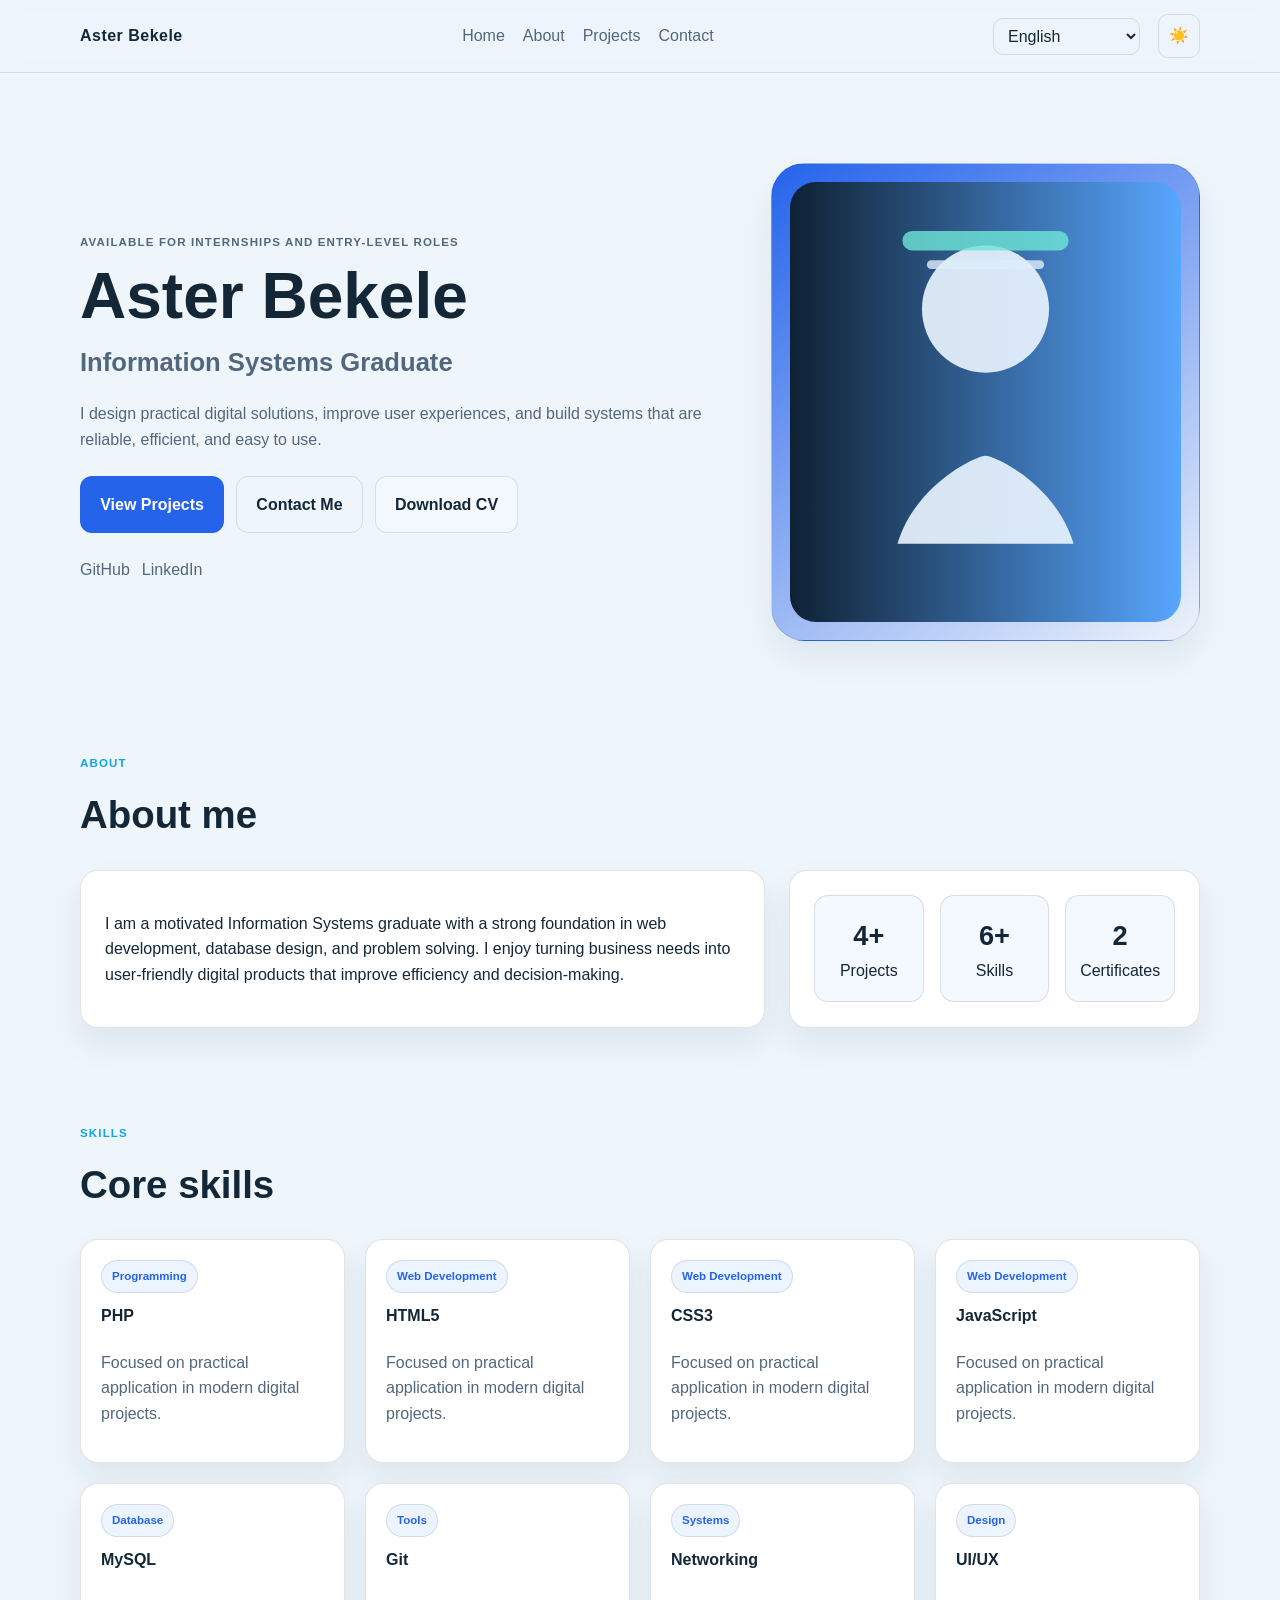
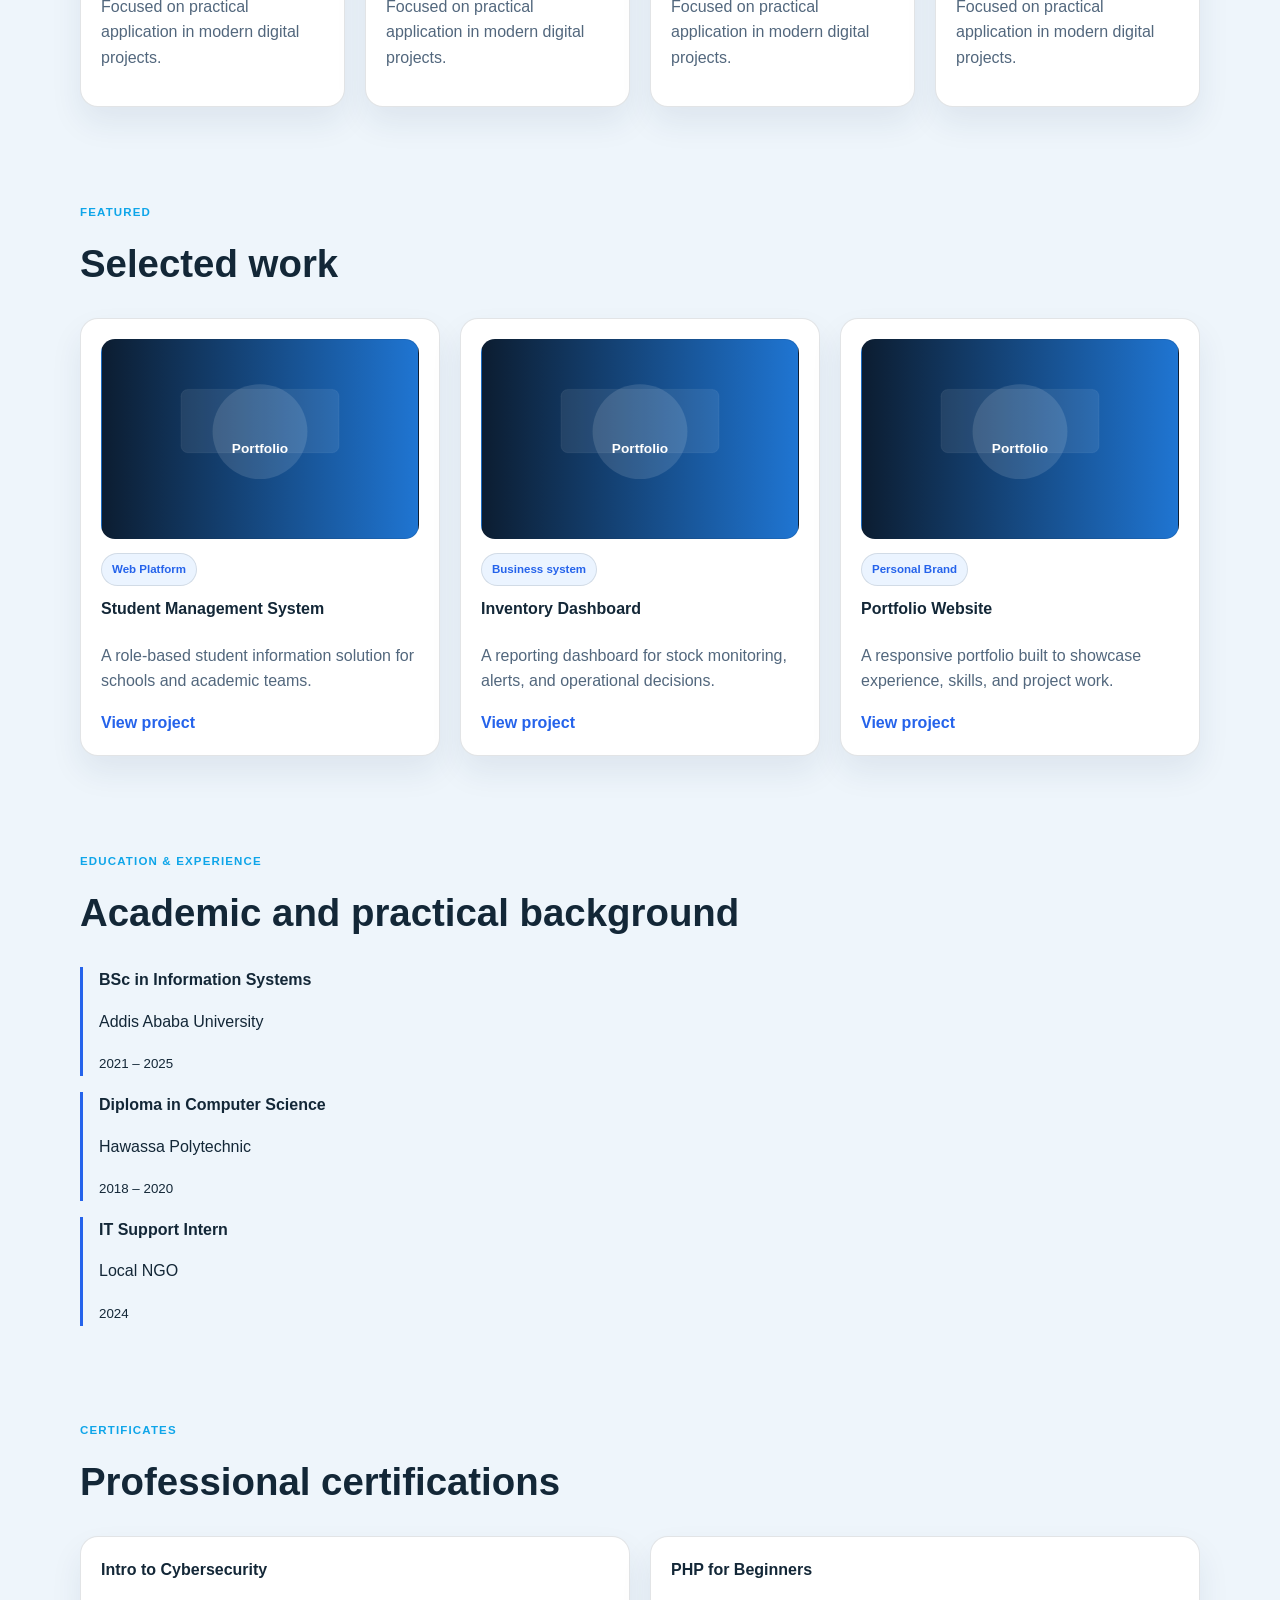
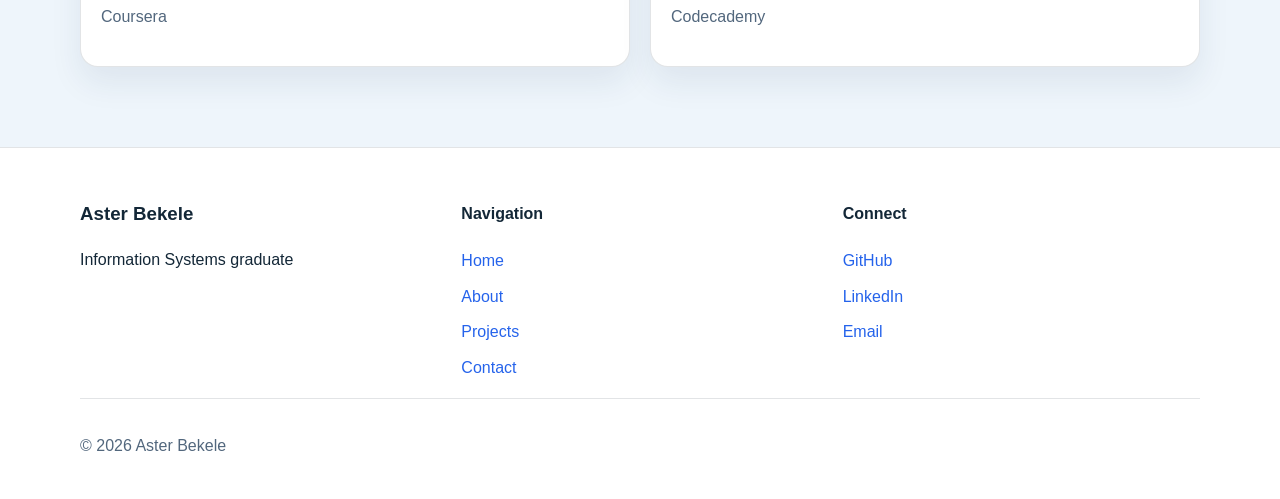
<file: index.html>
<!DOCTYPE html>
<html lang="en" data-theme="dark">
<head>
  <meta charset="UTF-8" />
  <meta name="viewport" content="width=device-width, initial-scale=1.0" />
  <meta name="description" content="Professional portfolio for an Information Systems graduate." />
  <title>Aster Bekele | Portfolio</title>
  <link rel="stylesheet" href="style.css" />
  <script defer src="script.js"></script>
</head>
<body>
  <header class="site-header">
    <div class="container nav-wrap">
      <a href="index.html" class="brand">Aster Bekele</a>
      <button class="nav-toggle" aria-label="Toggle navigation">☰</button>
      <nav class="main-nav" aria-label="Main navigation">
        <a href="index.html" data-i18n="nav_home">Home</a>
        <a href="about.html" data-i18n="nav_about">About</a>
        <a href="projects.html" data-i18n="nav_projects">Projects</a>
        <a href="contact.html" data-i18n="nav_contact">Contact</a>
      </nav>
      <div class="nav-actions">
        <select class="lang-switcher" aria-label="Select language" id="langSwitch">
          <option value="en">English</option>
          <option value="om">Afaan Oromoo</option>
        </select>
        <button class="theme-toggle" aria-label="Toggle theme" id="themeToggle">🌙</button>
      </div>
    </div>
  </header>

  <main>
    <section class="hero container">
      <div class="hero-copy">
        <p class="eyebrow" data-i18n="availability">Available for internships and entry-level roles</p>
        <h1>Aster Bekele</h1>
        <h2 data-i18n="title">Information Systems Graduate</h2>
        <p data-i18n="intro">I design practical digital solutions, improve user experiences, and build systems that are reliable, efficient, and easy to use.</p>
        <div class="hero-actions">
          <a href="projects.html" class="btn btn-primary" data-i18n="cta_projects">View Projects</a>
          <a href="contact.html" class="btn btn-secondary" data-i18n="cta_contact">Contact Me</a>
          <a href="cv.pdf" class="btn btn-tertiary" target="_blank" download data-i18n="cta_cv">Download CV</a>
        </div>
        <div class="social-links">
          <a href="https://github.com" target="_blank" rel="noreferrer">GitHub</a>
          <a href="https://linkedin.com" target="_blank" rel="noreferrer">LinkedIn</a>
        </div>
      </div>

      <div class="hero-visual">
        <div class="profile-frame">
          <img src="profile.svg" alt="Aster Bekele portrait" />
        </div>
      </div>
    </section>

    <section class="section container">
      <div class="section-heading">
        <p class="eyebrow" data-i18n="about">About</p>
        <h3 data-i18n="about_title">About me</h3>
      </div>
      <div class="about-grid">
        <div class="card">
          <p data-i18n="bio_text">I am a motivated Information Systems graduate with a strong foundation in web development, database design, and problem solving. I enjoy turning business needs into user-friendly digital products that improve efficiency and decision-making.</p>
        </div>
        <div class="card stats-card">
          <div>
            <strong>4+</strong>
            <span data-i18n="stat_projects">Projects</span>
          </div>
          <div>
            <strong>6+</strong>
            <span data-i18n="stat_skills">Skills</span>
          </div>
          <div>
            <strong>2</strong>
            <span data-i18n="stat_certificates">Certificates</span>
          </div>
        </div>
      </div>
    </section>

    <section class="section container">
      <div class="section-heading">
        <p class="eyebrow" data-i18n="skills">Skills</p>
        <h3 data-i18n="skills_title">Core skills</h3>
      </div>
      <div class="skill-grid" id="skillGrid"></div>
    </section>

    <section class="section container">
      <div class="section-heading">
        <p class="eyebrow" data-i18n="featured">Featured projects</p>
        <h3 data-i18n="featured_title">Selected work</h3>
      </div>
      <div class="project-grid" id="featuredProjects"></div>
    </section>

    <section class="section container">
      <div class="section-heading">
        <p class="eyebrow" data-i18n="timeline">Education & experience</p>
        <h3 data-i18n="timeline_title">Academic and practical background</h3>
      </div>
      <div class="timeline" id="timelineList"></div>
    </section>

    <section class="section container">
      <div class="section-heading">
        <p class="eyebrow" data-i18n="certificates">Certificates</p>
        <h3 data-i18n="certificates_title">Professional certifications</h3>
      </div>
      <div class="cert-grid" id="certList"></div>
    </section>
  </main>

  <footer class="site-footer">
    <div class="container footer-grid">
      <div>
        <h3>Aster Bekele</h3>
        <p data-i18n="footer_tag">Information Systems graduate</p>
      </div>
      <div>
        <h4 data-i18n="footer_nav">Navigation</h4>
        <ul>
          <li><a href="index.html" data-i18n="nav_home">Home</a></li>
          <li><a href="about.html" data-i18n="nav_about">About</a></li>
          <li><a href="projects.html" data-i18n="nav_projects">Projects</a></li>
          <li><a href="contact.html" data-i18n="nav_contact">Contact</a></li>
        </ul>
      </div>
      <div>
        <h4 data-i18n="footer_connect">Connect</h4>
        <ul>
          <li><a href="https://github.com" target="_blank" rel="noreferrer">GitHub</a></li>
          <li><a href="https://linkedin.com" target="_blank" rel="noreferrer">LinkedIn</a></li>
          <li><a href="mailto:aster.bekele@example.com">Email</a></li>
        </ul>
      </div>
    </div>
    <div class="container footer-bottom">
      <p>© <span id="year"></span> Aster Bekele</p>
    </div>
  </footer>
</body>
</html>
</file>
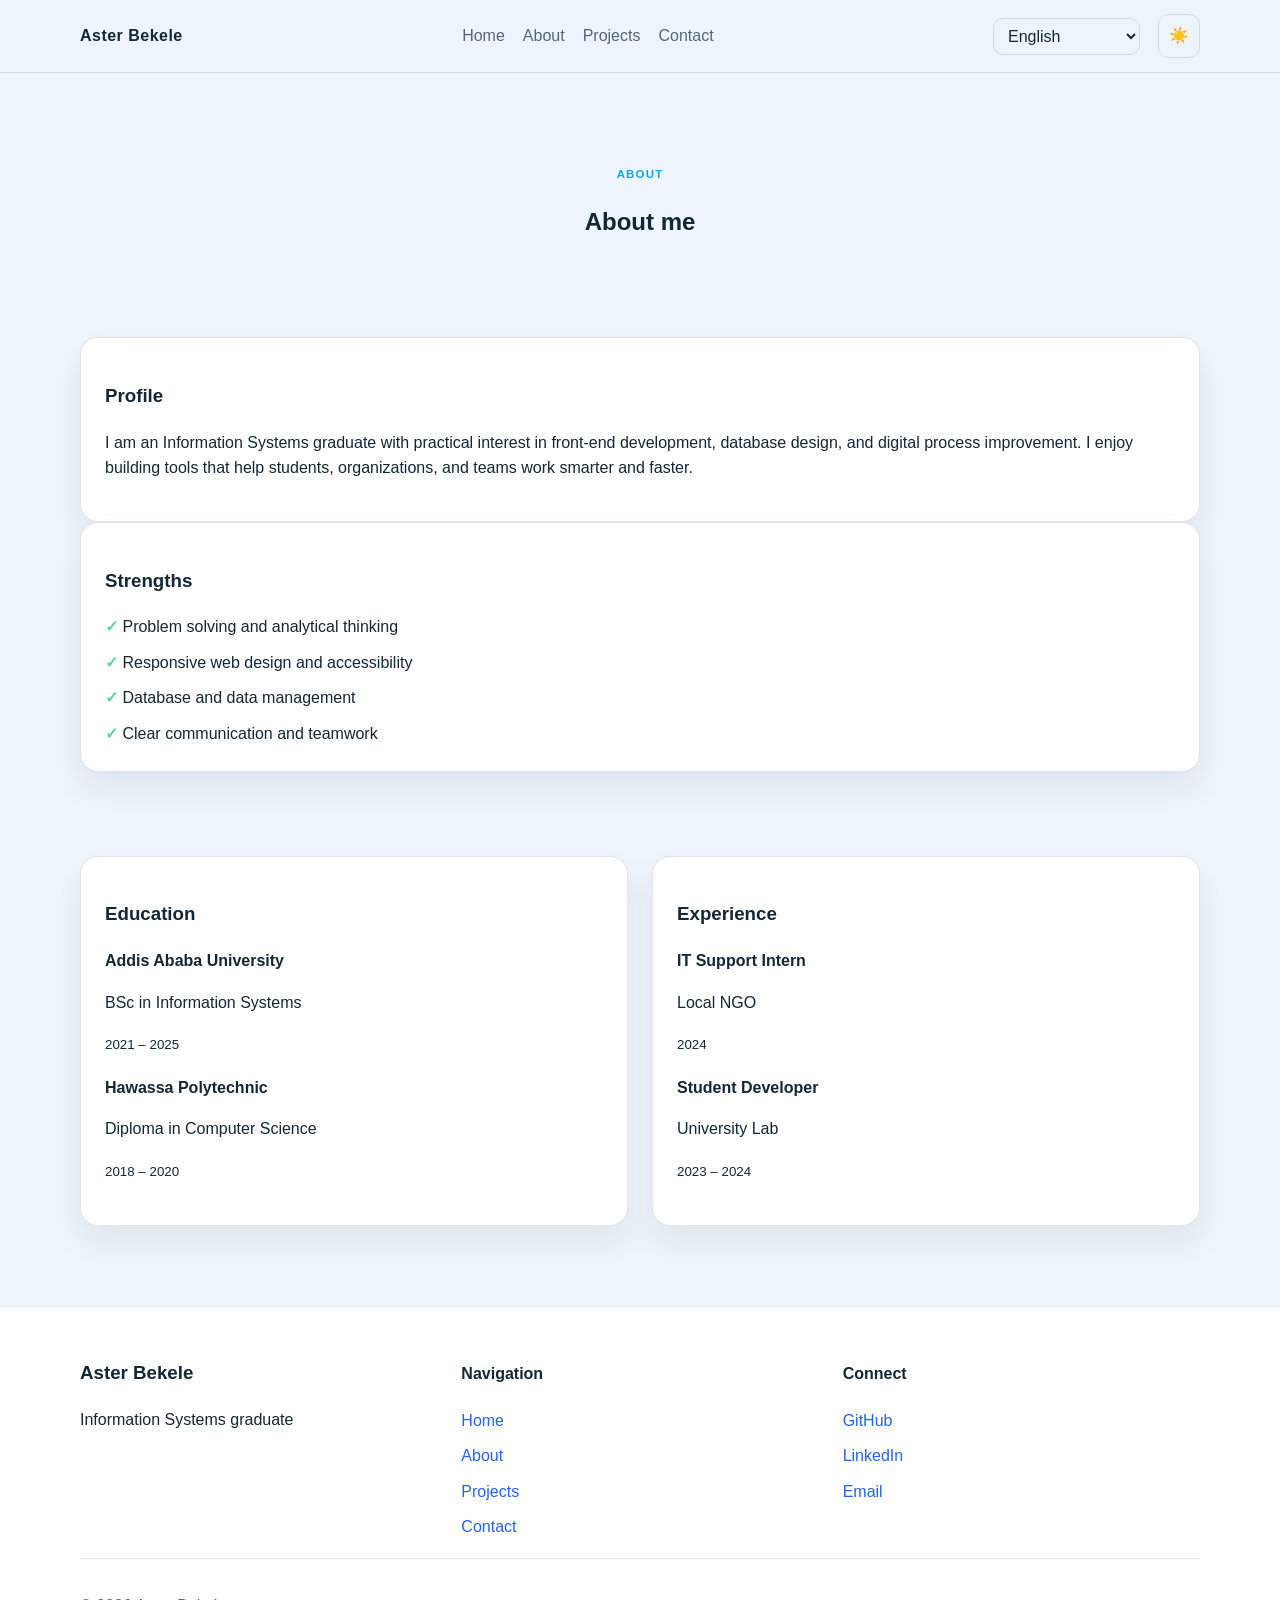
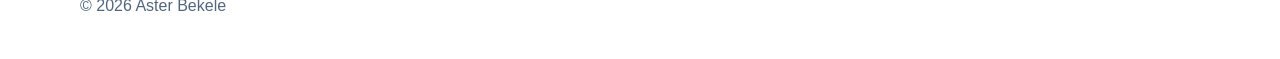
<file: about.html>
<!DOCTYPE html>
<html lang="en" data-theme="dark">
<head>
  <meta charset="UTF-8" />
  <meta name="viewport" content="width=device-width, initial-scale=1.0" />
  <title>About | Aster Bekele</title>
  <link rel="stylesheet" href="style.css" />
  <script defer src="script.js"></script>
</head>
<body>
  <header class="site-header">
    <div class="container nav-wrap">
      <a href="index.html" class="brand">Aster Bekele</a>
      <button class="nav-toggle" aria-label="Toggle navigation">☰</button>
      <nav class="main-nav" aria-label="Main navigation">
        <a href="index.html" data-i18n="nav_home">Home</a>
        <a href="about.html" data-i18n="nav_about">About</a>
        <a href="projects.html" data-i18n="nav_projects">Projects</a>
        <a href="contact.html" data-i18n="nav_contact">Contact</a>
      </nav>
      <div class="nav-actions">
        <select class="lang-switcher" aria-label="Select language" id="langSwitch">
          <option value="en">English</option>
          <option value="om">Afaan Oromoo</option>
        </select>
        <button class="theme-toggle" aria-label="Toggle theme" id="themeToggle">🌙</button>
      </div>
    </div>
  </header>

  <main>
    <section class="page-hero container">
      <div class="section-heading center">
        <p class="eyebrow" data-i18n="about">About</p>
        <h1 data-i18n="about_title">About me</h1>
      </div>
    </section>

    <section class="section container about-layout">
      <div class="card">
        <h3 data-i18n="bio_heading">Profile</h3>
        <p data-i18n="bio_detail">I am an Information Systems graduate with practical interest in front-end development, database design, and digital process improvement. I enjoy building tools that help students, organizations, and teams work smarter and faster.</p>
      </div>
      <div class="card">
        <h3 data-i18n="strengths_heading">Strengths</h3>
        <ul class="check-list">
          <li data-i18n="strength_1">Problem solving and analytical thinking</li>
          <li data-i18n="strength_2">Responsive web design and accessibility</li>
          <li data-i18n="strength_3">Database and data management</li>
          <li data-i18n="strength_4">Clear communication and teamwork</li>
        </ul>
      </div>
    </section>

    <section class="section container two-col">
      <div class="card">
        <h3 data-i18n="education_heading">Education</h3>
        <div class="info-block">
          <strong>Addis Ababa University</strong>
          <p>BSc in Information Systems</p>
          <small>2021 – 2025</small>
        </div>
        <div class="info-block">
          <strong>Hawassa Polytechnic</strong>
          <p>Diploma in Computer Science</p>
          <small>2018 – 2020</small>
        </div>
      </div>
      <div class="card">
        <h3 data-i18n="experience_heading">Experience</h3>
        <div class="info-block">
          <strong>IT Support Intern</strong>
          <p>Local NGO</p>
          <small>2024</small>
        </div>
        <div class="info-block">
          <strong>Student Developer</strong>
          <p>University Lab</p>
          <small>2023 – 2024</small>
        </div>
      </div>
    </section>
  </main>

  <footer class="site-footer">
    <div class="container footer-grid">
      <div>
        <h3>Aster Bekele</h3>
        <p data-i18n="footer_tag">Information Systems graduate</p>
      </div>
      <div>
        <h4 data-i18n="footer_nav">Navigation</h4>
        <ul>
          <li><a href="index.html" data-i18n="nav_home">Home</a></li>
          <li><a href="about.html" data-i18n="nav_about">About</a></li>
          <li><a href="projects.html" data-i18n="nav_projects">Projects</a></li>
          <li><a href="contact.html" data-i18n="nav_contact">Contact</a></li>
        </ul>
      </div>
      <div>
        <h4 data-i18n="footer_connect">Connect</h4>
        <ul>
          <li><a href="https://github.com" target="_blank" rel="noreferrer">GitHub</a></li>
          <li><a href="https://linkedin.com" target="_blank" rel="noreferrer">LinkedIn</a></li>
          <li><a href="mailto:aster.bekele@example.com">Email</a></li>
        </ul>
      </div>
    </div>
    <div class="container footer-bottom">
      <p>© <span id="year"></span> Aster Bekele</p>
    </div>
  </footer>
</body>
</html>
</file>
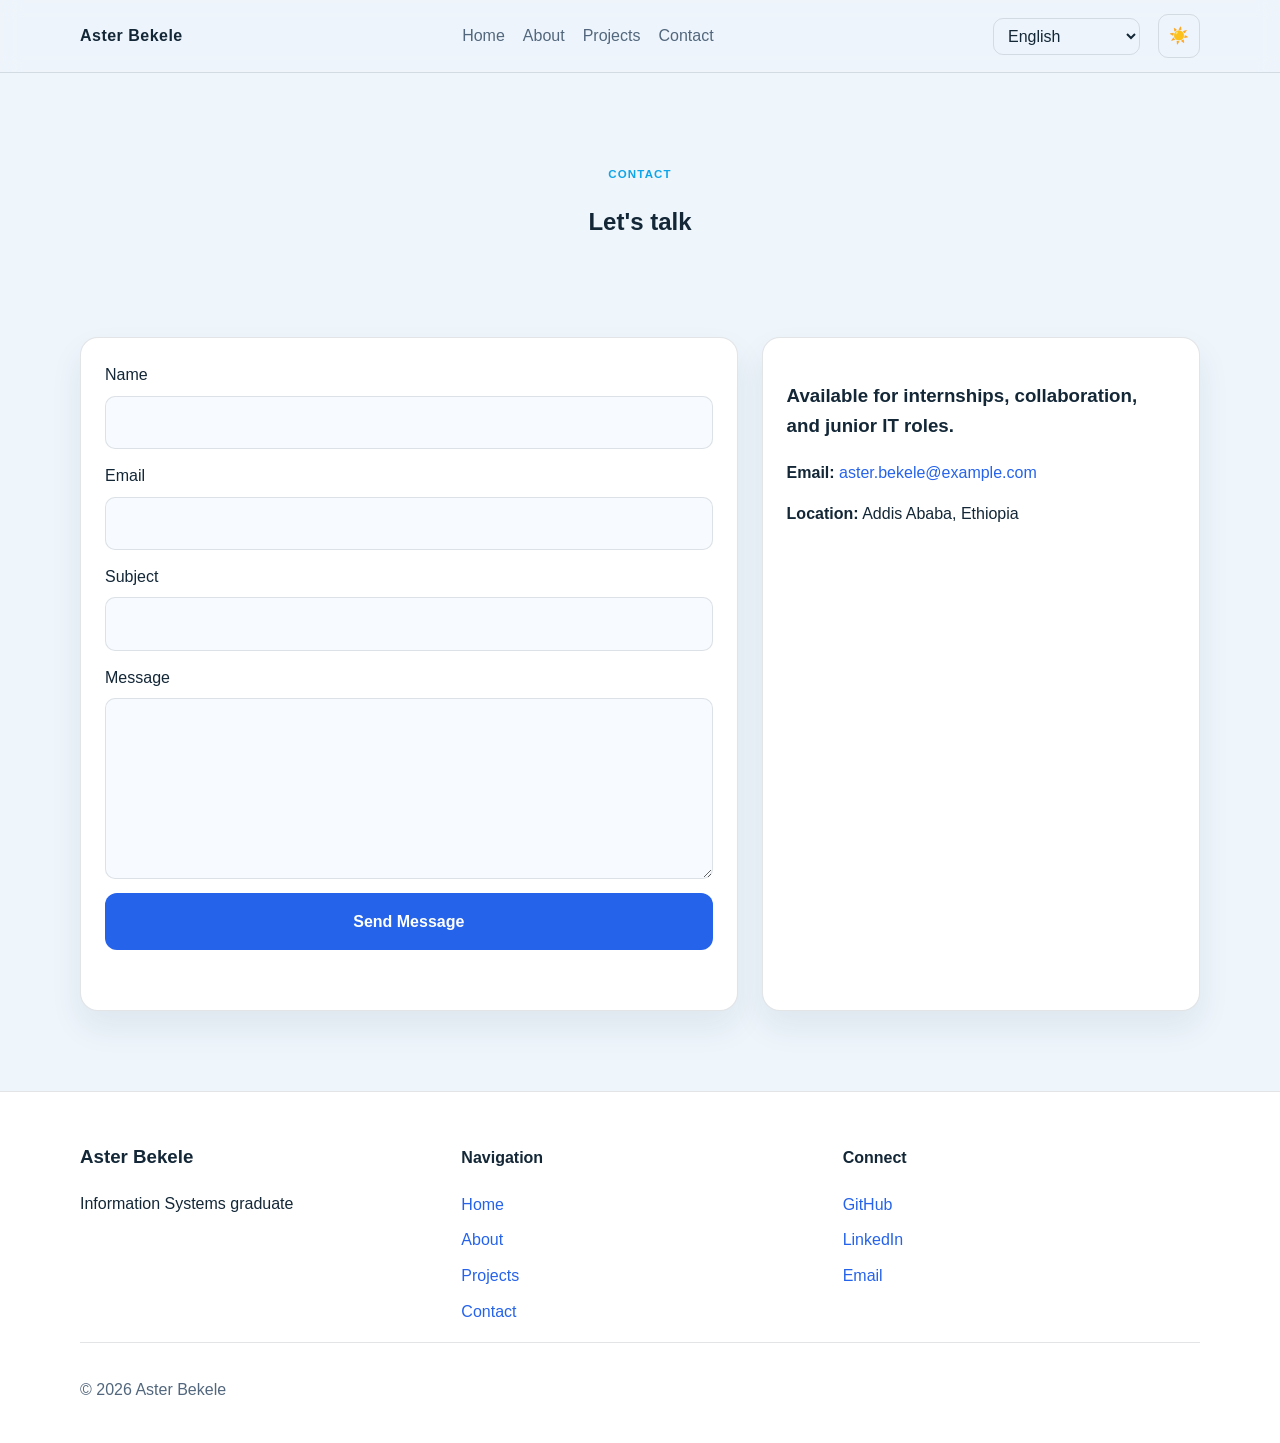
<file: contact.html>
<!DOCTYPE html>
<html lang="en" data-theme="dark">
<head>
  <meta charset="UTF-8" />
  <meta name="viewport" content="width=device-width, initial-scale=1.0" />
  <title>Contact | Aster Bekele</title>
  <link rel="stylesheet" href="style.css" />
  <script defer src="script.js"></script>
</head>
<body>
  <header class="site-header">
    <div class="container nav-wrap">
      <a href="index.html" class="brand">Aster Bekele</a>
      <button class="nav-toggle" aria-label="Toggle navigation">☰</button>
      <nav class="main-nav" aria-label="Main navigation">
        <a href="index.html" data-i18n="nav_home">Home</a>
        <a href="about.html" data-i18n="nav_about">About</a>
        <a href="projects.html" data-i18n="nav_projects">Projects</a>
        <a href="contact.html" data-i18n="nav_contact">Contact</a>
      </nav>
      <div class="nav-actions">
        <select class="lang-switcher" aria-label="Select language" id="langSwitch">
          <option value="en">English</option>
          <option value="om">Afaan Oromoo</option>
        </select>
        <button class="theme-toggle" aria-label="Toggle theme" id="themeToggle">🌙</button>
      </div>
    </div>
  </header>

  <main>
    <section class="page-hero container">
      <div class="section-heading center">
        <p class="eyebrow" data-i18n="contact">Contact</p>
        <h1 data-i18n="contact_title">Let's talk</h1>
      </div>
    </section>

    <section class="section container contact-layout">
      <div class="card form-card">
        <form class="contact-form" id="contactForm" novalidate>
          <div class="field-group">
            <label for="name" data-i18n="label_name">Name</label>
            <input id="name" name="name" type="text" maxlength="80" required />
          </div>
          <div class="field-group">
            <label for="email" data-i18n="label_email">Email</label>
            <input id="email" name="email" type="email" maxlength="120" required />
          </div>
          <div class="field-group">
            <label for="subject" data-i18n="label_subject">Subject</label>
            <input id="subject" name="subject" type="text" maxlength="120" required />
          </div>
          <div class="field-group">
            <label for="message" data-i18n="label_message">Message</label>
            <textarea id="message" name="message" rows="6" maxlength="500" required></textarea>
          </div>
          <button type="submit" class="btn btn-primary" data-i18n="send_message">Send Message</button>
          <p class="form-status" id="formStatus" aria-live="polite"></p>
        </form>
      </div>

      <div class="card info-card">
        <h3 data-i18n="contact_subtitle">Available for internships, collaboration, and junior IT roles.</h3>
        <p><strong>Email:</strong> <a href="mailto:aster.bekele@example.com">aster.bekele@example.com</a></p>
        <p><strong>Location:</strong> Addis Ababa, Ethiopia</p>
      </div>
    </section>
  </main>

  <footer class="site-footer">
    <div class="container footer-grid">
      <div>
        <h3>Aster Bekele</h3>
        <p data-i18n="footer_tag">Information Systems graduate</p>
      </div>
      <div>
        <h4 data-i18n="footer_nav">Navigation</h4>
        <ul>
          <li><a href="index.html" data-i18n="nav_home">Home</a></li>
          <li><a href="about.html" data-i18n="nav_about">About</a></li>
          <li><a href="projects.html" data-i18n="nav_projects">Projects</a></li>
          <li><a href="contact.html" data-i18n="nav_contact">Contact</a></li>
        </ul>
      </div>
      <div>
        <h4 data-i18n="footer_connect">Connect</h4>
        <ul>
          <li><a href="https://github.com" target="_blank" rel="noreferrer">GitHub</a></li>
          <li><a href="https://linkedin.com" target="_blank" rel="noreferrer">LinkedIn</a></li>
          <li><a href="mailto:aster.bekele@example.com">Email</a></li>
        </ul>
      </div>
    </div>
    <div class="container footer-bottom">
      <p>© <span id="year"></span> Aster Bekele</p>
    </div>
  </footer>
</body>
</html>
</file>
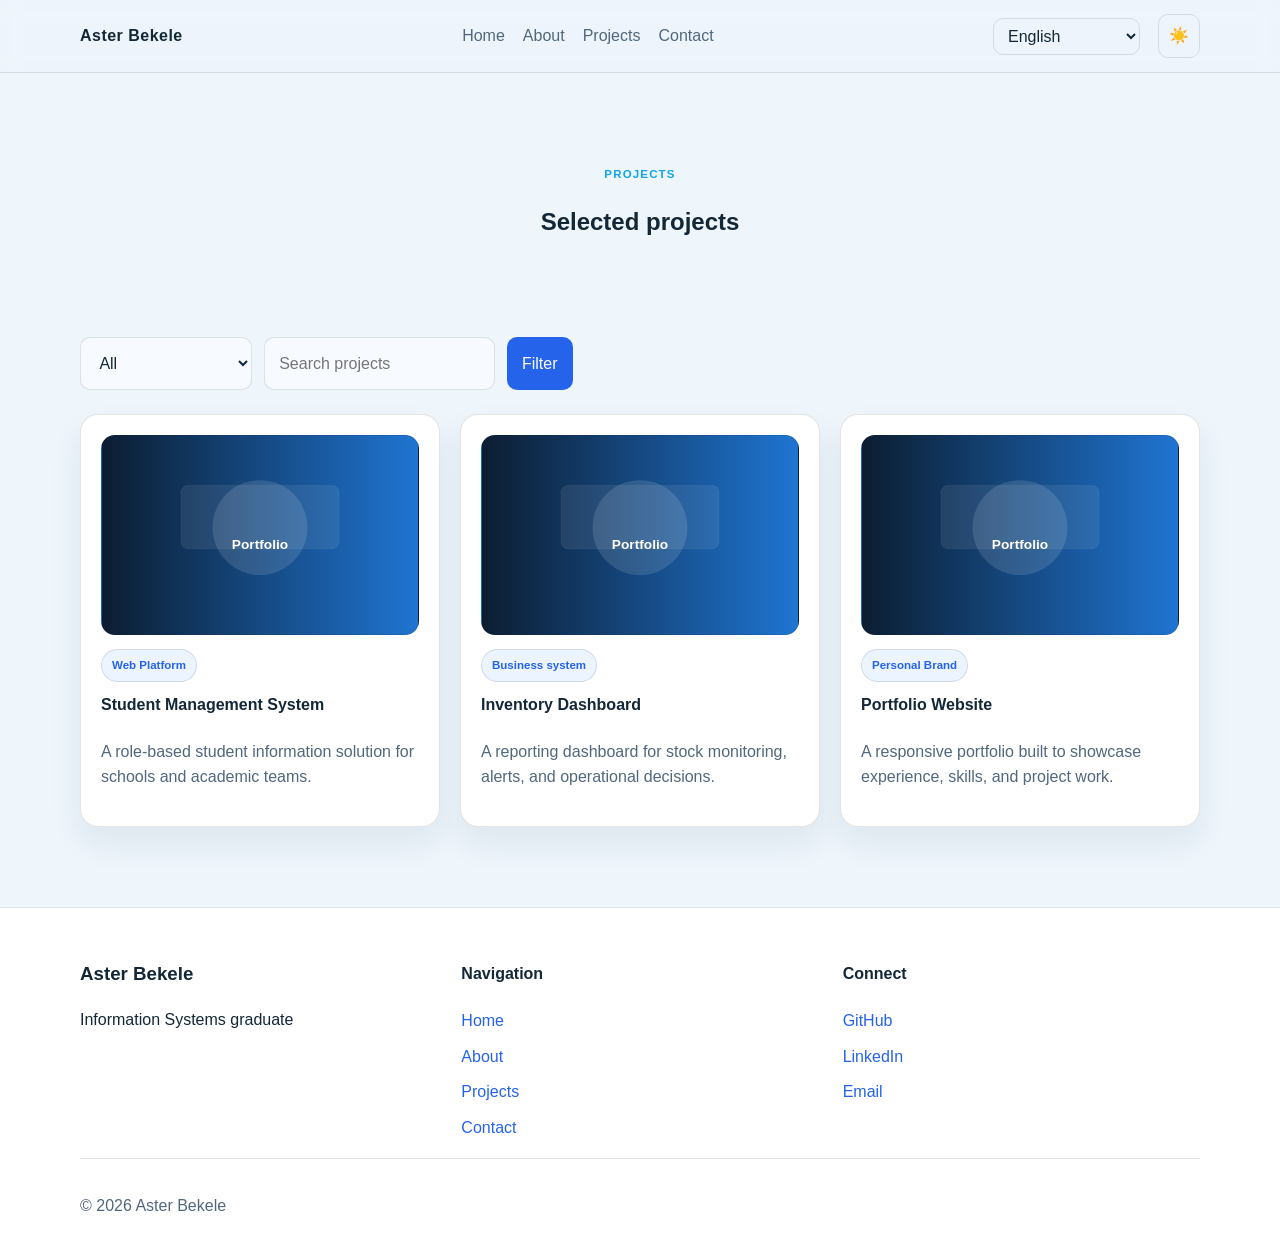
<file: projects.html>
<!DOCTYPE html>
<html lang="en" data-theme="dark">
<head>
  <meta charset="UTF-8" />
  <meta name="viewport" content="width=device-width, initial-scale=1.0" />
  <title>Projects | Aster Bekele</title>
  <link rel="stylesheet" href="style.css" />
  <script defer src="script.js"></script>
</head>
<body>
  <header class="site-header">
    <div class="container nav-wrap">
      <a href="index.html" class="brand">Aster Bekele</a>
      <button class="nav-toggle" aria-label="Toggle navigation">☰</button>
      <nav class="main-nav" aria-label="Main navigation">
        <a href="index.html" data-i18n="nav_home">Home</a>
        <a href="about.html" data-i18n="nav_about">About</a>
        <a href="projects.html" data-i18n="nav_projects">Projects</a>
        <a href="contact.html" data-i18n="nav_contact">Contact</a>
      </nav>
      <div class="nav-actions">
        <select class="lang-switcher" aria-label="Select language" id="langSwitch">
          <option value="en">English</option>
          <option value="om">Afaan Oromoo</option>
        </select>
        <button class="theme-toggle" aria-label="Toggle theme" id="themeToggle">🌙</button>
      </div>
    </div>
  </header>

  <main>
    <section class="page-hero container">
      <div class="section-heading center">
        <p class="eyebrow" data-i18n="projects">Projects</p>
        <h1 data-i18n="all_projects">Selected projects</h1>
      </div>
    </section>

    <section class="section container">
      <div class="filter-bar" id="projectFilters"></div>
      <div class="project-grid" id="projectGrid"></div>
    </section>
  </main>

  <footer class="site-footer">
    <div class="container footer-grid">
      <div>
        <h3>Aster Bekele</h3>
        <p data-i18n="footer_tag">Information Systems graduate</p>
      </div>
      <div>
        <h4 data-i18n="footer_nav">Navigation</h4>
        <ul>
          <li><a href="index.html" data-i18n="nav_home">Home</a></li>
          <li><a href="about.html" data-i18n="nav_about">About</a></li>
          <li><a href="projects.html" data-i18n="nav_projects">Projects</a></li>
          <li><a href="contact.html" data-i18n="nav_contact">Contact</a></li>
        </ul>
      </div>
      <div>
        <h4 data-i18n="footer_connect">Connect</h4>
        <ul>
          <li><a href="https://github.com" target="_blank" rel="noreferrer">GitHub</a></li>
          <li><a href="https://linkedin.com" target="_blank" rel="noreferrer">LinkedIn</a></li>
          <li><a href="mailto:aster.bekele@example.com">Email</a></li>
        </ul>
      </div>
    </div>
    <div class="container footer-bottom">
      <p>© <span id="year"></span> Aster Bekele</p>
    </div>
  </footer>
</body>
</html>
</file>
<file: style.css>
:root {
  --bg: #091722;
  --bg-alt: #0f2134;
  --panel: #11273b;
  --panel-soft: #17324d;
  --text: #ecf5ff;
  --muted: #afd0ee;
  --primary: #58a6ff;
  --primary-strong: #2d7ae6;
  --accent: #6ee7d8;
  --border: rgba(163, 205, 255, 0.18);
  --shadow: 0 18px 40px rgba(4, 12, 20, 0.32);
  --success: #62d09f;
  --error: #ff7a7a;
  --input: #0d1a2b;
}

html[data-theme="light"] {
  --bg: #eef5fb;
  --bg-alt: #edf3fb;
  --panel: #ffffff;
  --panel-soft: #f4f8ff;
  --text: #132737;
  --muted: #52677d;
  --primary: #2563eb;
  --primary-strong: #1849b5;
  --accent: #0ea5e9;
  --border: rgba(19, 39, 55, 0.12);
  --shadow: 0 16px 32px rgba(31, 57, 89, 0.08);
  --input: #f7fbff;
}

* { box-sizing: border-box; }
html { scroll-behavior: smooth; }
body {
  margin: 0;
  font-family: "Segoe UI", Tahoma, sans-serif;
  background: var(--bg);
  color: var(--text);
  line-height: 1.6;
  transition: background 0.25s ease, color 0.25s ease;
}
a { color: var(--primary); text-decoration: none; }
img { max-width: 100%; display: block; }
button, input, select, textarea { font: inherit; }
.container { width: min(1120px, calc(100% - 32px)); margin: 0 auto; }

.site-header {
  position: sticky;
  top: 0;
  z-index: 20;
  background: rgba(9, 23, 34, 0.8);
  backdrop-filter: blur(10px);
  border-bottom: 1px solid var(--border);
}
html[data-theme="light"] .site-header { background: rgba(238, 245, 251, 0.82); }

.nav-wrap {
  display: flex;
  align-items: center;
  justify-content: space-between;
  min-height: 72px;
  gap: 22px;
}
.brand {
  font-weight: 800;
  color: var(--text);
  letter-spacing: 0.03em;
}
.main-nav, .nav-actions { display: flex; align-items: center; gap: 18px; }
.main-nav a, .social-links a { color: var(--muted); }
.main-nav a:hover { color: var(--text); }
.lang-switcher, .theme-toggle, .nav-toggle {
  background: transparent;
  color: var(--text);
  border: 1px solid var(--border);
  border-radius: 10px;
  padding: 8px 10px;
}
.theme-toggle, .nav-toggle { cursor: pointer; }
.nav-toggle { display: none; }

.hero {
  display: grid;
  grid-template-columns: 1.2fr 0.8fr;
  align-items: center;
  gap: 48px;
  padding: 90px 0 60px;
}
.hero h1 {
  margin: 0 0 12px;
  font-size: clamp(2.5rem, 5vw, 4.5rem);
  line-height: 1.05;
}
.hero h2 {
  margin: 0 0 18px;
  color: var(--muted);
  font-size: clamp(1.4rem, 2vw, 2rem);
}
.hero-copy p { color: var(--muted); }
.eyebrow {
  text-transform: uppercase;
  letter-spacing: 0.1em;
  font-size: 0.72rem;
  font-weight: 700;
  color: var(--accent);
}
.hero-actions, .social-links {
  display: flex;
  flex-wrap: wrap;
  gap: 12px;
  margin-top: 24px;
}
.btn {
  display: inline-flex;
  justify-content: center;
  align-items: center;
  padding: 0.9rem 1.2rem;
  border-radius: 12px;
  border: 1px solid var(--border);
  transition: transform 0.2s ease, opacity 0.2s ease;
  font-weight: 600;
}
.btn:hover { transform: translateY(-1px); }
.btn-primary { background: var(--primary); color: #fff; border-color: transparent; }
.btn-secondary { background: transparent; color: var(--text); }
.btn-tertiary { background: var(--panel-soft); color: var(--text); }

.profile-frame {
  background: linear-gradient(145deg, var(--primary), var(--bg-alt));
  border-radius: 34px;
  padding: 18px;
  box-shadow: var(--shadow);
  border: 1px solid var(--border);
}
.profile-frame img {
  width: 100%;
  border-radius: 26px;
}

.section { padding: 42px 0; }
.section-heading { margin-bottom: 24px; }
.section-heading.center { text-align: center; }
.section-heading h3 { margin: 0; font-size: clamp(1.7rem, 3vw, 2.4rem); }

.about-grid, .two-col, .contact-layout, .footer-grid {
  display: grid;
  gap: 24px;
}
.about-grid { grid-template-columns: 1.5fr 0.9fr; }
.two-col { grid-template-columns: repeat(2, minmax(0, 1fr)); }
.contact-layout { grid-template-columns: 1.2fr 0.8fr; }
.footer-grid { grid-template-columns: repeat(3, minmax(0, 1fr)); }

.card {
  background: var(--panel);
  border: 1px solid var(--border);
  border-radius: 18px;
  padding: 24px;
  box-shadow: var(--shadow);
}
.stats-card {
  display: grid;
  grid-template-columns: repeat(3, minmax(0, 1fr));
  gap: 16px;
  align-items: center;
}
.stats-card div {
  background: var(--panel-soft);
  border: 1px solid var(--border);
  border-radius: 14px;
  padding: 18px 12px;
  text-align: center;
}
.stats-card strong { display: block; font-size: 1.7rem; }

.skill-grid, .project-grid, .cert-grid {
  display: grid;
  grid-template-columns: repeat(auto-fit, minmax(220px, 1fr));
  gap: 20px;
}
.skill-card, .project-card, .cert-card {
  background: var(--panel);
  border: 1px solid var(--border);
  border-radius: 18px;
  box-shadow: var(--shadow);
  padding: 20px;
}
.skill-card h4, .project-card h4, .cert-card h4 { margin-top: 0; }
.skill-card p, .project-card p, .cert-card p { color: var(--muted); }

.project-card .thumb {
  height: 200px;
  border-radius: 14px;
  border: 1px solid var(--border);
  background: linear-gradient(135deg, var(--primary), var(--bg-alt));
  margin-bottom: 14px;
}
.tag {
  display: inline-block;
  margin-bottom: 10px;
  padding: 6px 10px;
  border-radius: 999px;
  border: 1px solid var(--border);
  background: rgba(88, 166, 255, 0.12);
  color: var(--primary);
  font-size: 0.72rem;
  font-weight: 700;
}

a.more-link { font-weight: 700; }

.timeline {
  display: grid;
  gap: 16px;
}
.timeline-item {
  border-left: 3px solid var(--primary);
  padding-left: 16px;
}
.timeline-item h4 { margin: 0 0 8px; }
.info-block { margin-bottom: 18px; }
.info-block strong { display: block; margin-bottom: 4px; }
.check-list {
  list-style: none;
  padding: 0;
  margin: 0;
  display: grid;
  gap: 10px;
}
.check-list li::before { content: "✓ "; color: var(--success); font-weight: 700; }

.page-hero { padding: 80px 0 30px; }
.filter-bar {
  display: flex;
  flex-wrap: wrap;
  gap: 12px;
  margin-bottom: 24px;
}
.filter-bar button, .filter-bar select, .filter-bar input, .contact-form input, .contact-form textarea {
  border: 1px solid var(--border);
  background: var(--input);
  color: var(--text);
  border-radius: 10px;
  padding: 0.8rem 0.9rem;
}
.filter-bar button {
  cursor: pointer;
  background: var(--primary);
  color: white;
  border-color: transparent;
}
.field-group { display: grid; gap: 8px; }
.contact-form { display: grid; gap: 14px; }
.form-status { min-height: 22px; margin: 0; color: var(--muted); }
.form-status.success { color: var(--success); }
.form-status.error { color: var(--error); }

.site-footer {
  background: var(--panel);
  border-top: 1px solid var(--border);
  padding: 32px 0 24px;
  margin-top: 38px;
}
.footer-grid ul {
  list-style: none;
  padding: 0;
  margin: 0;
  display: grid;
  gap: 10px;
}
.footer-bottom {
  margin-top: 18px;
  padding-top: 18px;
  border-top: 1px solid var(--border);
  color: var(--muted);
}

@media (max-width: 820px) {
  .nav-toggle { display: inline-flex; }
  .main-nav {
    position: absolute;
    top: 76px;
    left: 16px;
    right: 16px;
    display: none;
    flex-direction: column;
    align-items: flex-start;
    background: var(--panel);
    border: 1px solid var(--border);
    border-radius: 14px;
    padding: 16px;
  }
  .main-nav.open { display: flex; }
  .nav-wrap { position: relative; }
  .hero, .about-grid, .contact-layout, .two-col, .footer-grid { grid-template-columns: 1fr; }
  .hero { padding-top: 60px; }
  .stats-card { grid-template-columns: 1fr; }
}

@media (prefers-reduced-motion: reduce) {
  html { scroll-behavior: auto; }
  *, *::before, *::after { transition: none !important; animation: none !important; }
}
</file>
